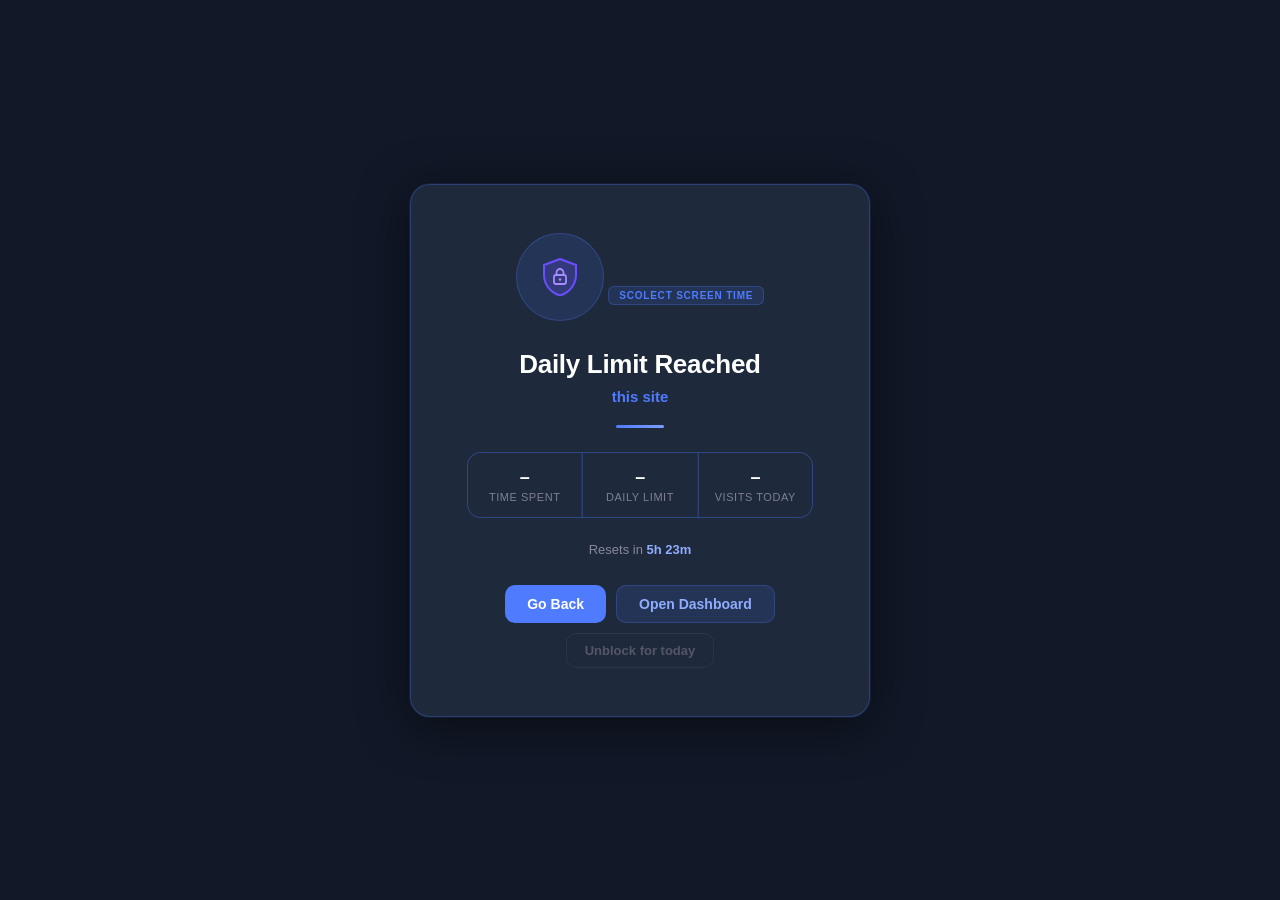
<file: web/blocked.html>
<!DOCTYPE html>
<html lang="en">
<head>
  <meta charset="UTF-8" />
  <meta name="viewport" content="width=device-width, initial-scale=1.0" />
  <title>Site Blocked – Scolect</title>
  <style>
    *, *::before, *::after { box-sizing: border-box; margin: 0; padding: 0; }

    :root {
      --bg: #111827;
      --card-bg: #1e293b;
      --accent: #4f7cff;
      --accent-grad: #7b9dff;
      --accent-alpha: rgba(79, 124, 255, 0.14);
      --accent-border: rgba(79, 124, 255, 0.28);
      --accent-text: #8fadff;
    }

    body[data-theme="purple_dream"] {
      --bg: #130a1e;
      --card-bg: #1d102e;
      --accent: #a855f7;
      --accent-grad: #ec4899;
      --accent-alpha: rgba(168, 85, 247, 0.15);
      --accent-border: rgba(168, 85, 247, 0.3);
      --accent-text: #c084fc;
    }
    body[data-theme="ocean_blue"] {
      --bg: #0b1528;
      --card-bg: #11203b;
      --accent: #38bdf8;
      --accent-grad: #818cf8;
      --accent-alpha: rgba(56, 189, 248, 0.15);
      --accent-border: rgba(56, 189, 248, 0.3);
      --accent-text: #7dd3fc;
    }
    body[data-theme="forest_green"] {
      --bg: #081a14;
      --card-bg: #0e2920;
      --accent: #34d399;
      --accent-grad: #a3e635;
      --accent-alpha: rgba(52, 211, 153, 0.15);
      --accent-border: rgba(52, 211, 153, 0.3);
      --accent-text: #6ee7b7;
    }
    body[data-theme="sunset_orange"] {
      --bg: #1c0e0b;
      --card-bg: #2b1712;
      --accent: #fb923c;
      --accent-grad: #f43f5e;
      --accent-alpha: rgba(251, 146, 60, 0.15);
      --accent-border: rgba(251, 146, 60, 0.3);
      --accent-text: #fdba74;
    }
    body[data-theme="monochrome"] {
      --bg: #121212;
      --card-bg: #1e1e1e;
      --accent: #94a3b8;
      --accent-grad: #cbd5e1;
      --accent-alpha: rgba(148, 163, 184, 0.15);
      --accent-border: rgba(148, 163, 184, 0.3);
      --accent-text: #cbd5e1;
    }

    body {
      min-height: 100vh;
      display: flex;
      align-items: center;
      justify-content: center;
      background: var(--bg);
      font-family: -apple-system, BlinkMacSystemFont, 'Segoe UI', Roboto, sans-serif;
      color: #e8e8f0;
      transition: background 0.3s ease;
    }

    .card {
      text-align: center;
      padding: 48px 56px;
      background: var(--card-bg);
      border-radius: 20px;
      border: 1px solid var(--accent-border);
      box-shadow: 0 8px 48px rgba(0, 0, 0, 0.5), 0 0 0 1px var(--accent-alpha);
      max-width: 460px;
      width: 90vw;
    }

    .icon-wrap {
      display: inline-flex;
      align-items: center;
      justify-content: center;
      width: 88px;
      height: 88px;
      border-radius: 50%;
      background: var(--accent-alpha);
      margin-bottom: 28px;
      border: 1px solid var(--accent-border);
    }

    .icon-wrap svg { width: 44px; height: 44px; }

    .badge {
      display: inline-block;
      font-size: 10px;
      font-weight: 700;
      letter-spacing: 0.08em;
      text-transform: uppercase;
      color: var(--accent);
      background: var(--accent-alpha);
      border: 1px solid var(--accent-border);
      border-radius: 6px;
      padding: 3px 10px;
      margin-bottom: 18px;
    }

    h1 {
      font-size: 26px;
      font-weight: 700;
      letter-spacing: -0.3px;
      color: #ffffff;
      margin-bottom: 8px;
    }

    .domain {
      font-size: 15px;
      font-weight: 600;
      color: var(--accent);
      margin-bottom: 20px;
      word-break: break-all;
    }

    .divider {
      width: 48px;
      height: 3px;
      background: linear-gradient(90deg, var(--accent), var(--accent-grad));
      border-radius: 2px;
      margin: 0 auto 24px;
    }

    /* Stats row */
    .stats {
      display: flex;
      gap: 1px;
      background: var(--accent-alpha);
      border: 1px solid var(--accent-border);
      border-radius: 14px;
      overflow: hidden;
      margin-bottom: 24px;
    }

    .stat {
      flex: 1;
      padding: 14px 12px;
      background: var(--card-bg);
    }

    .stat + .stat { border-left: 1px solid var(--accent-border); }

    .stat-value {
      font-size: 18px;
      font-weight: 700;
      color: #ffffff;
      letter-spacing: -0.3px;
      margin-bottom: 3px;
    }

    .stat-label {
      font-size: 11px;
      color: rgba(136, 136, 160, 0.9);
      font-weight: 500;
      text-transform: uppercase;
      letter-spacing: 0.05em;
    }

    /* Countdown */
    .reset-row {
      font-size: 13px;
      color: #8888a0;
      margin-bottom: 28px;
    }

    .reset-row strong {
      color: var(--accent-text);
      font-weight: 600;
    }

    /* Buttons */
    .btn-group {
      display: flex;
      gap: 10px;
      justify-content: center;
      flex-wrap: wrap;
    }

    button {
      padding: 10px 22px;
      border-radius: 10px;
      font-size: 14px;
      font-weight: 600;
      cursor: pointer;
      transition: opacity 0.15s, transform 0.1s;
      border: none;
    }

    button:active { transform: scale(0.97); }

    .btn-back {
      background: var(--accent);
      color: #ffffff;
    }

    .btn-back:hover { opacity: 0.88; }

    .btn-dashboard {
      background: var(--accent-alpha);
      color: var(--accent-text);
      border: 1px solid var(--accent-border);
    }

    .btn-dashboard:hover { opacity: 0.88; }

    .btn-dashboard:hover { background: rgba(107, 78, 255, 0.2); }

    .btn-unblock {
      background: transparent;
      color: #555568;
      border: 1px solid rgba(255,255,255,0.06);
      font-size: 13px;
      padding: 9px 18px;
    }

    .btn-unblock:hover { color: #8888a0; border-color: rgba(255,255,255,0.12); }

    /* Unblock confirmation panel */
    .unblock-panel {
      display: none;
      margin-top: 20px;
      padding: 20px;
      background: rgba(255, 80, 80, 0.06);
      border: 1px solid rgba(255, 80, 80, 0.18);
      border-radius: 12px;
      text-align: left;
    }

    .unblock-panel.visible { display: block; }

    .unblock-panel label {
      display: block;
      font-size: 13px;
      color: #8888a0;
      margin-bottom: 10px;
      line-height: 1.5;
    }

    .unblock-panel label strong { color: #e8e8f0; }

    .unblock-input-row {
      display: flex;
      gap: 8px;
    }

    .unblock-input {
      flex: 1;
      background: #0e0e14;
      border: 1px solid rgba(255,255,255,0.1);
      border-radius: 8px;
      color: #e8e8f0;
      font-size: 13px;
      padding: 9px 12px;
      outline: none;
      transition: border-color 0.15s;
    }

    .unblock-input:focus { border-color: rgba(107, 78, 255, 0.5); }
    .unblock-input.error { border-color: rgba(255, 80, 80, 0.6); animation: shake 0.3s; }

    @keyframes shake {
      0%, 100% { transform: translateX(0); }
      25%       { transform: translateX(-6px); }
      75%       { transform: translateX(6px); }
    }

    .btn-confirm-unblock {
      background: rgba(255, 80, 80, 0.15);
      color: #ff7070;
      border: 1px solid rgba(255, 80, 80, 0.25);
      border-radius: 8px;
      font-size: 13px;
      font-weight: 600;
      padding: 9px 16px;
      cursor: pointer;
      white-space: nowrap;
      transition: background 0.15s;
    }

    .btn-confirm-unblock:hover { background: rgba(255, 80, 80, 0.25); }
    .btn-confirm-unblock:disabled { opacity: 0.4; cursor: default; }
  </style>
</head>
<body>
  <div class="card">
    <div class="icon-wrap">
      <svg viewBox="0 0 44 44" fill="none" xmlns="http://www.w3.org/2000/svg">
        <path d="M22 4L6 10v10c0 9.375 6.8 18.15 16 20.25C31.2 38.15 38 29.375 38 20V10L22 4z"
              fill="rgba(107,78,255,0.22)" stroke="#6B4EFF" stroke-width="2" stroke-linejoin="round"/>
        <rect x="16" y="20" width="12" height="9" rx="2"
              fill="none" stroke="#a78bff" stroke-width="1.8"/>
        <path d="M18.5 20v-2.5a3.5 3.5 0 0 1 7 0V20"
              stroke="#a78bff" stroke-width="1.8" stroke-linecap="round"/>
        <circle cx="22" cy="24.5" r="1.3" fill="#a78bff"/>
      </svg>
    </div>

    <div class="badge">Scolect Screen Time</div>
    <h1>Daily Limit Reached</h1>
    <div class="domain" id="domain-label">this site</div>
    <div class="divider"></div>

    <!-- Usage stats -->
    <div class="stats">
      <div class="stat">
        <div class="stat-value" id="stat-spent">–</div>
        <div class="stat-label">Time spent</div>
      </div>
      <div class="stat">
        <div class="stat-value" id="stat-limit">–</div>
        <div class="stat-label">Daily limit</div>
      </div>
      <div class="stat">
        <div class="stat-value" id="stat-visits">–</div>
        <div class="stat-label">Visits today</div>
      </div>
    </div>

    <!-- Countdown to reset -->
    <div class="reset-row">
      Resets in <strong id="countdown">–</strong>
    </div>

    <div class="btn-group">
      <button class="btn-back" onclick="history.length > 1 ? history.back() : window.close()">Go Back</button>
      <button class="btn-dashboard" id="btn-dash">Open Dashboard</button>
      <button class="btn-unblock" id="btn-unblock-toggle">Unblock for today</button>
    </div>

    <!-- Unblock confirmation -->
    <div class="unblock-panel" id="unblock-panel">
      <label>Type <strong id="confirm-hint">the site name</strong> to unblock for the rest of today:</label>
      <div class="unblock-input-row">
        <input class="unblock-input" id="unblock-input" type="text" placeholder="" autocomplete="off" spellcheck="false" />
        <button class="btn-confirm-unblock" id="btn-confirm-unblock" disabled>Unblock</button>
      </div>
    </div>
  </div>

  <script src="blocked.js"></script>
</body>
</html>
</file>
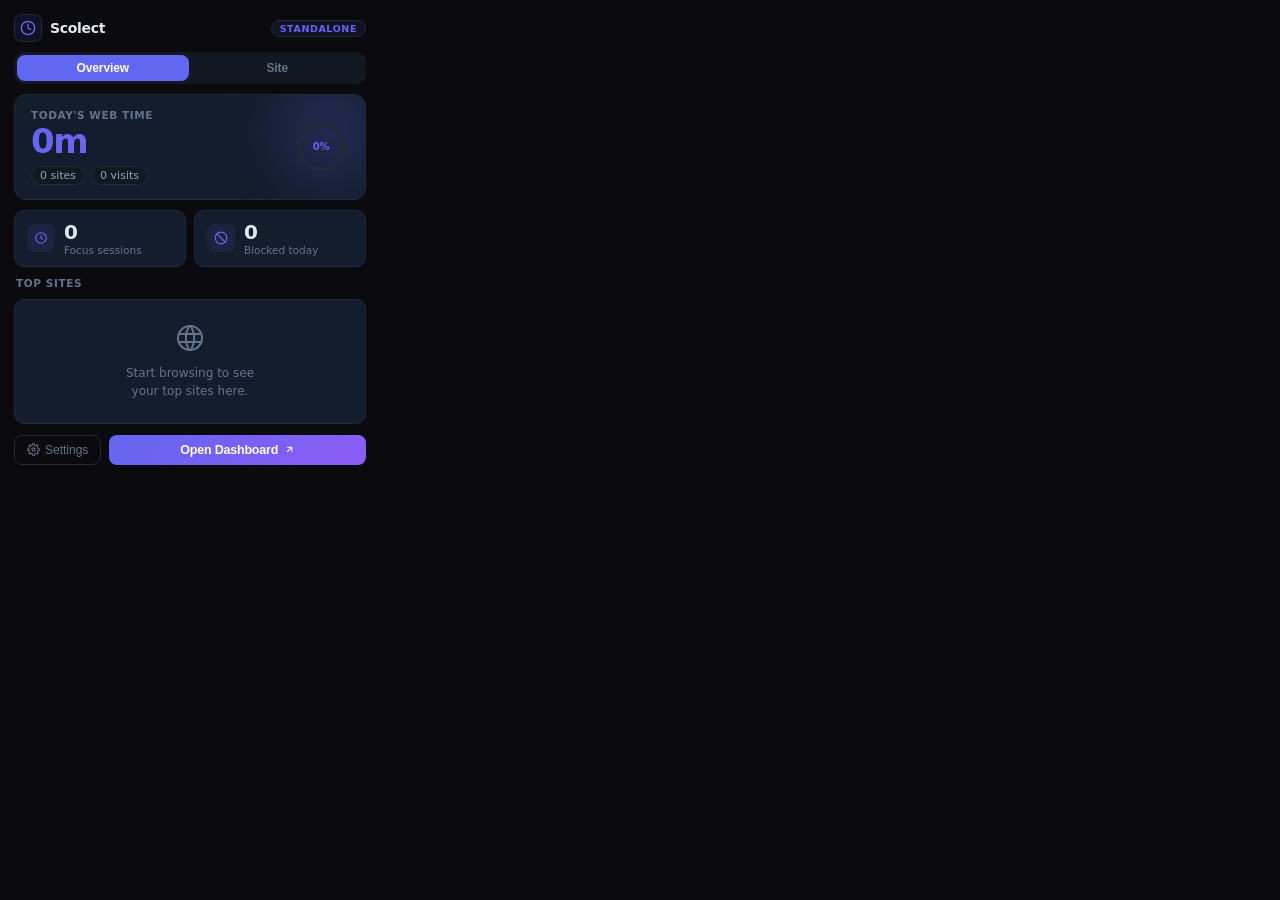
<file: web/popup.html>
<!DOCTYPE html>
<html lang="en">
<head>
  <meta charset="UTF-8">
  <meta name="viewport" content="width=device-width, initial-scale=1.0">
  <title>Scolect</title>
  <link rel="stylesheet" href="popup.css">
</head>
<body>
  <div class="popup">

    <!-- ── Header ───────────────────────────────────────────── -->
    <div class="header">
      <div class="logo-row">
        <div class="logo-icon">
          <svg width="16" height="16" viewBox="0 0 24 24" fill="none">
            <circle cx="12" cy="12" r="10" stroke="var(--accent)" stroke-width="2"/>
            <path d="M12 6v6l4 2" stroke="var(--accent)" stroke-width="2" stroke-linecap="round"/>
          </svg>
        </div>
        <span class="logo-text">Scolect</span>
        <div id="modeChip" class="mode-chip">Standalone</div>
      </div>

      <!-- Active tracking bar — only shown when a domain is being tracked -->
      <div class="active-row" id="activeRow" style="display:none">
        <span class="pulse-dot"></span>
        <span class="active-label" id="activeLabel">Tracking…</span>
        <span class="active-duration" id="activeDuration"></span>
      </div>
    </div>

    <!-- ── Tab bar ───────────────────────────────────────────── -->
    <div class="tab-bar">
      <button class="tab-btn active" id="tabOverview">Overview</button>
      <button class="tab-btn" id="tabSite">Site</button>
      <!-- <button class="tab-btn" id="tabFocus">Focus</button> -->
    </div>

    <!-- ── Overview panel ───────────────────────────────────── -->
    <div id="panelOverview" class="tab-panel">

      <!-- ── Hero stat ──────────────────────────────────────────── -->
      <div class="today-card">
        <div class="today-card-inner">
          <div class="today-left">
            <div class="today-meta">Today's Web Time</div>
            <div class="today-time" id="todayTime">—</div>
            <div class="today-chips">
              <span class="stat-chip" id="chipSites">0 sites</span>
              <span class="stat-chip" id="chipVisits">0 visits</span>
            </div>
          </div>
          <div class="today-ring-wrap" aria-hidden="true">
            <svg class="today-ring" width="56" height="56" viewBox="0 0 56 56">
              <circle class="ring-track" cx="28" cy="28" r="22" fill="none" stroke-width="4"/>
              <circle class="ring-fill" id="ringFill" cx="28" cy="28" r="22" fill="none" stroke-width="4"
                stroke-dasharray="138.2" stroke-dashoffset="138.2"
                stroke-linecap="round" transform="rotate(-90 28 28)"/>
            </svg>
            <span class="ring-label" id="ringLabel">0%</span>
          </div>
        </div>
      </div>

      <!-- ── Mini info cards: focus + blocked ──────────────────── -->
      <div class="mini-cards">
        <div class="mini-card">
          <div class="mini-card-icon">
            <svg width="14" height="14" viewBox="0 0 24 24" fill="none" stroke="var(--accent)" stroke-width="2" stroke-linecap="round">
              <circle cx="12" cy="12" r="9"/>
              <path d="M12 8v4l2.5 2.5"/>
            </svg>
          </div>
          <div class="mini-card-body">
            <div class="mini-card-value" id="focusCount">0</div>
            <div class="mini-card-label">Focus sessions</div>
          </div>
        </div>
        <div class="mini-card">
          <div class="mini-card-icon">
            <svg width="14" height="14" viewBox="0 0 24 24" fill="none" stroke="var(--accent)" stroke-width="2" stroke-linecap="round" stroke-linejoin="round">
              <circle cx="12" cy="12" r="10"/>
              <line x1="4.93" y1="4.93" x2="19.07" y2="19.07"/>
            </svg>
          </div>
          <div class="mini-card-body">
            <div class="mini-card-value" id="blockedCount">0</div>
            <div class="mini-card-label">Blocked today</div>
          </div>
        </div>
      </div>

      <!-- ── Top sites ──────────────────────────────────────────── -->
      <div class="section-header">
        <span class="section-label">Top Sites</span>
        <span class="section-hint" id="sectionHint"></span>
      </div>
      <div class="sites-list" id="sitesList">
        <div class="empty-state">
          <svg width="32" height="32" viewBox="0 0 24 24" fill="none" stroke="var(--text-muted)" stroke-width="1.5" stroke-linecap="round">
            <path d="M3 12a9 9 0 1 0 18 0 9 9 0 0 0-18 0"/>
            <path d="M3.6 9h16.8M3.6 15h16.8"/>
            <path d="M11.5 3a17 17 0 0 0 0 18"/>
            <path d="M12.5 3a17 17 0 0 1 0 18"/>
          </svg>
          <p>Start browsing to see<br>your top sites here.</p>
        </div>
      </div>

      <!-- ── Browser Identity & Sync status (hybrid / tracker-only) ── -->
      <div class="browser-card" id="browserIdentityCard" style="display:none">
        <div class="browser-card-header">
          <div class="browser-card-profile">
            <span class="browser-icon" id="browserProfileIcon">🌐</span>
            <div class="browser-profile-details">
              <div class="browser-name-display" id="browserNameDisplay">
                <span class="browser-profile-name" id="browserProfileName">Browser</span>
                <button class="browser-rename-btn" id="browserRenameBtn" title="Rename this profile">
                  <svg width="10" height="10" viewBox="0 0 24 24" fill="none" stroke="currentColor" stroke-width="2.5" stroke-linecap="round">
                    <path d="M12 20h9"/><path d="M16.5 3.5a2.121 2.121 0 0 1 3 3L7 19l-4 1 1-4L16.5 3.5z"/>
                  </svg>
                </button>
              </div>
              <div class="browser-name-edit" id="browserNameEdit" style="display:none">
                <input type="text" class="browser-name-input" id="browserNameInput" placeholder="e.g. Work Profile" maxlength="25">
                <button class="browser-btn-save" id="browserNameSave" title="Save name">✓</button>
                <button class="browser-btn-cancel" id="browserNameCancel" title="Cancel">✕</button>
              </div>
            </div>
          </div>
          <div class="sync-dot" id="syncDot"></div>
        </div>
        <div class="browser-card-footer">
          <span class="sync-label" id="syncLabel">Connecting to desktop…</span>
          <span class="sync-time" id="syncTime"></span>
        </div>
      </div>

    </div><!-- /panelOverview -->

    <!-- ── Site panel ────────────────────────────────────────── -->
    <div id="panelSite" class="tab-panel" style="display:none">
      <!-- Filled dynamically by renderSiteTab() -->
    </div>

    <!-- ── Focus panel ───────────────────────────────────────── -->
    <!-- <div id="panelFocus" class="tab-panel" style="display:none">
      Filled dynamically by renderFocusTab()
    </div> -->

    <!-- ── Footer actions ─────────────────────────────────────── -->
    <div class="footer">
      <button class="btn-ghost" id="settingsBtn" title="Settings">
        <svg width="13" height="13" viewBox="0 0 24 24" fill="none" stroke="currentColor" stroke-width="2">
          <circle cx="12" cy="12" r="3"/>
          <path d="M19.4 15a1.65 1.65 0 00.33 1.82l.06.06a2 2 0 010 2.83 2 2 0 01-2.83 0l-.06-.06a1.65 1.65 0 00-1.82-.33 1.65 1.65 0 00-1 1.51V21a2 2 0 01-4 0v-.09A1.65 1.65 0 009 19.4a1.65 1.65 0 00-1.82.33l-.06.06a2 2 0 01-2.83-2.83l.06-.06A1.65 1.65 0 004.68 15a1.65 1.65 0 00-1.51-1H3a2 2 0 010-4h.09A1.65 1.65 0 004.6 9a1.65 1.65 0 00-.33-1.82l-.06-.06a2 2 0 012.83-2.83l.06.06A1.65 1.65 0 009 4.68a1.65 1.65 0 001-1.51V3a2 2 0 014 0v.09a1.65 1.65 0 001 1.51 1.65 1.65 0 001.82-.33l.06-.06a2 2 0 012.83 2.83l-.06.06A1.65 1.65 0 0019.4 9a1.65 1.65 0 001.51 1H21a2 2 0 010 4h-.09a1.65 1.65 0 00-1.51 1z"/>
        </svg>
        Settings
      </button>
      <button class="btn-primary" id="openDashBtn">
        Open Dashboard
        <svg width="11" height="11" viewBox="0 0 24 24" fill="none" stroke="currentColor" stroke-width="2.5">
          <path d="M7 17L17 7M17 7H7M17 7v10"/>
        </svg>
      </button>
    </div>

  </div>
  <script src="popup.js"></script>
</body>
</html>
</file>
<file: web/popup.css>
/* ─── Reset ─────────────────────────────────────────────────────────────────── */
*, *::before, *::after { box-sizing: border-box; margin: 0; padding: 0; }

/* ─── Design tokens — default (indigo) ─────────────────────────────────────── */
:root {
  --accent:          #6366f1;
  --accent2:         #8b5cf6;
  --bg:              #0a0a0f;
  --surface:         #141d2d;
  --surface2:        #121822;
  --border:          rgba(31, 42, 59, 1);
  --text-primary:    #e2e8f0;
  --text-secondary:  #94a3b8;
  --text-muted:      #64748b;

  /* derived helpers */
  --accent-glow:     rgba(99, 102, 241, 0.18);
  --accent-subtle:   rgba(99, 102, 241, 0.10);
  --surface-hover:   rgba(255, 255, 255, 0.04);
  --surface-divider: rgba(255, 255, 255, 0.05);
}

/* ─── Per-theme overrides (fallback when no scolect_theme_colors object) ────── */
body[data-theme="purple_dream"] {
  --accent:          #a855f7;
  --accent2:         #ec4899;
  --bg:              #130a1e;
  --surface:         #1f1030;
  --surface2:        #180d28;
  --border:          rgba(60, 30, 80, 1);
  --text-primary:    #f3e8ff;
  --text-secondary:  #d8b4fe;
  --text-muted:      rgba(216, 180, 254, 0.6);
  --accent-glow:     rgba(168, 85, 247, 0.18);
  --accent-subtle:   rgba(168, 85, 247, 0.10);
}
body[data-theme="ocean_blue"] {
  --accent:          #38bdf8;
  --accent2:         #818cf8;
  --bg:              #0b1528;
  --surface:         #0f2040;
  --surface2:        #0d1a35;
  --border:          rgba(20, 45, 80, 1);
  --text-primary:    #e0f2fe;
  --text-secondary:  #7dd3fc;
  --text-muted:      rgba(125, 211, 252, 0.6);
  --accent-glow:     rgba(56, 189, 248, 0.18);
  --accent-subtle:   rgba(56, 189, 248, 0.10);
}
body[data-theme="forest_green"] {
  --accent:          #34d399;
  --accent2:         #a3e635;
  --bg:              #081a14;
  --surface:         #0d2a1e;
  --surface2:        #0a2018;
  --border:          rgba(20, 55, 35, 1);
  --text-primary:    #d1fae5;
  --text-secondary:  #6ee7b7;
  --text-muted:      rgba(110, 231, 183, 0.6);
  --accent-glow:     rgba(52, 211, 153, 0.18);
  --accent-subtle:   rgba(52, 211, 153, 0.10);
}
body[data-theme="sunset_orange"] {
  --accent:          #fb923c;
  --accent2:         #f43f5e;
  --bg:              #1c0e0b;
  --surface:         #2a1510;
  --surface2:        #231008;
  --border:          rgba(60, 30, 15, 1);
  --text-primary:    #fed7aa;
  --text-secondary:  #fb923c;
  --text-muted:      rgba(251, 146, 60, 0.6);
  --accent-glow:     rgba(251, 146, 60, 0.18);
  --accent-subtle:   rgba(251, 146, 60, 0.10);
}
body[data-theme="monochrome"] {
  --accent:          #94a3b8;
  --accent2:         #cbd5e1;
  --bg:              #121212;
  --surface:         #1e1e1e;
  --surface2:        #191919;
  --border:          rgba(40, 40, 40, 1);
  --text-primary:    #fafafa;
  --text-secondary:  #a3a3a3;
  --text-muted:      rgba(163, 163, 163, 0.6);
  --accent-glow:     rgba(148, 163, 184, 0.18);
  --accent-subtle:   rgba(148, 163, 184, 0.10);
}

/* ─── Base ───────────────────────────────────────────────────────────────────── */
html {
  width: 380px;
  min-width: 380px;
  max-width: 380px;
  margin: 0;
  padding: 0;
  background: var(--bg);
  box-sizing: border-box;
  overflow-x: hidden;
}

body {
  width: 380px;
  min-width: 380px;
  max-width: 380px;
  margin: 0;
  padding: 0;
  min-height: 100px;
  background: var(--bg);
  font-family: -apple-system, 'Segoe UI', Inter, system-ui, sans-serif;
  color: var(--text-primary);
  overflow-x: hidden;
  -webkit-font-smoothing: antialiased;
  transition: background 0.25s ease;
  box-sizing: border-box;
}

.popup {
  width: 380px;
  max-width: 380px;
  box-sizing: border-box;
  padding: 14px 14px 12px;
  display: flex;
  flex-direction: column;
  gap: 10px;
  overflow-x: hidden;
}

/* ─── Header ────────────────────────────────────────────────────────────────── */
.header {
  display: flex;
  flex-direction: column;
  gap: 6px;
}

.logo-row {
  display: flex;
  align-items: center;
  gap: 8px;
}

.logo-icon {
  width: 28px;
  height: 28px;
  background: var(--accent-subtle);
  border: 1px solid var(--border);
  border-radius: 8px;
  display: flex;
  align-items: center;
  justify-content: center;
  flex-shrink: 0;
}

.logo-text {
  font-size: 14px;
  font-weight: 700;
  color: var(--text-primary);
  letter-spacing: -0.3px;
  flex: 1;
}

.mode-chip {
  font-size: 9.5px;
  font-weight: 600;
  padding: 2px 8px;
  border-radius: 20px;
  background: var(--accent-subtle);
  color: var(--accent);
  border: 1px solid var(--border);
  text-transform: uppercase;
  letter-spacing: 0.6px;
  white-space: nowrap;
}
.mode-chip.hybrid  { color: var(--accent2); background: rgba(139, 92, 246, 0.10); }
.mode-chip.tracker { color: #34d399;        background: rgba(52, 211, 153, 0.10); }

/* ─── Active tracking bar ───────────────────────────────────────────────────── */
.active-row {
  display: flex;
  align-items: center;
  gap: 7px;
  padding: 5px 10px;
  background: rgba(16, 185, 129, 0.07);
  border: 1px solid rgba(16, 185, 129, 0.18);
  border-radius: 8px;
}

.pulse-dot {
  width: 6px;
  height: 6px;
  border-radius: 50%;
  background: #10b981;
  flex-shrink: 0;
  animation: pulse 2s ease-in-out infinite;
}

@keyframes pulse {
  0%, 100% { opacity: 1;   transform: scale(1);   }
  50%       { opacity: 0.4; transform: scale(0.75); }
}

.active-label {
  font-size: 11.5px;
  color: #6ee7b7;
  font-weight: 500;
  flex: 1;
  white-space: nowrap;
  overflow: hidden;
  text-overflow: ellipsis;
}

.active-duration {
  font-size: 11px;
  color: #34d399;
  font-weight: 600;
  white-space: nowrap;
  flex-shrink: 0;
}

/* ─── Hero / Today card ──────────────────────────────────────────────────────── */
.today-card {
  background: var(--surface);
  border: 1px solid var(--border);
  border-radius: 12px;
  padding: 14px 16px;
  position: relative;
  overflow: hidden;
}

.today-card::after {
  content: '';
  position: absolute;
  top: -20px;
  right: -20px;
  width: 110px;
  height: 110px;
  border-radius: 50%;
  background: var(--accent-glow);
  pointer-events: none;
  filter: blur(28px);
}

.today-card-inner {
  display: flex;
  align-items: center;
  gap: 12px;
  position: relative;
  z-index: 1;
}

.today-left {
  flex: 1;
  min-width: 0;
}

.today-meta {
  font-size: 10.5px;
  color: var(--text-muted);
  font-weight: 600;
  text-transform: uppercase;
  letter-spacing: 0.55px;
  margin-bottom: 3px;
}

.today-time {
  font-size: 34px;
  font-weight: 800;
  background: linear-gradient(130deg, var(--accent), var(--accent2));
  -webkit-background-clip: text;
  -webkit-text-fill-color: transparent;
  background-clip: text;
  letter-spacing: -1.5px;
  line-height: 1.05;
  margin-bottom: 6px;
}

.today-chips {
  display: flex;
  gap: 6px;
  flex-wrap: wrap;
}

.stat-chip {
  font-size: 11px;
  font-weight: 500;
  color: var(--text-secondary);
  background: var(--surface2);
  border: 1px solid var(--border);
  border-radius: 20px;
  padding: 2px 8px;
  white-space: nowrap;
}

/* Donut ring */
.today-ring-wrap {
  position: relative;
  width: 56px;
  height: 56px;
  flex-shrink: 0;
  display: flex;
  align-items: center;
  justify-content: center;
}

.today-ring { display: block; }

.ring-track { stroke: var(--border); }

.ring-fill {
  stroke: var(--accent);
  transition: stroke-dashoffset 0.6s cubic-bezier(.4,0,.2,1);
  filter: drop-shadow(0 0 3px var(--accent-glow));
}

.ring-label {
  position: absolute;
  font-size: 10px;
  font-weight: 700;
  color: var(--accent);
  letter-spacing: -0.3px;
  pointer-events: none;
  user-select: none;
}

/* ─── Mini info cards ────────────────────────────────────────────────────────── */
.mini-cards {
  display: flex;
  gap: 8px;
}

.mini-card {
  flex: 1;
  background: var(--surface);
  border: 1px solid var(--border);
  border-radius: 10px;
  padding: 10px 12px;
  display: flex;
  align-items: center;
  gap: 9px;
  min-width: 0;
}

.mini-card-icon {
  width: 28px;
  height: 28px;
  background: var(--accent-subtle);
  border-radius: 8px;
  display: flex;
  align-items: center;
  justify-content: center;
  flex-shrink: 0;
}

.mini-card-body { min-width: 0; }

.mini-card-value {
  font-size: 20px;
  font-weight: 800;
  color: var(--text-primary);
  letter-spacing: -0.5px;
  line-height: 1.1;
}

.mini-card-label {
  font-size: 10.5px;
  color: var(--text-muted);
  font-weight: 500;
  margin-top: 1px;
  white-space: nowrap;
  overflow: hidden;
  text-overflow: ellipsis;
}

/* ─── Section header ─────────────────────────────────────────────────────────── */
.section-header {
  display: flex;
  align-items: center;
  gap: 6px;
  padding: 0 2px;
}

.section-label {
  font-size: 10.5px;
  font-weight: 700;
  color: var(--text-muted);
  text-transform: uppercase;
  letter-spacing: 0.6px;
  flex: 1;
}

.section-hint {
  font-size: 10px;
  color: var(--text-muted);
}

/* ─── Sites list ─────────────────────────────────────────────────────────────── */
.sites-list {
  display: flex;
  flex-direction: column;
  background: var(--surface);
  border: 1px solid var(--border);
  border-radius: 10px;
  overflow: hidden;
}

.site-row {
  display: flex;
  align-items: center;
  gap: 9px;
  padding: 9px 12px 0;
  position: relative;
  transition: background 0.12s;
}

.site-row:last-child { padding-bottom: 9px; }

.site-row:not(:last-child) {
  border-bottom: 1px solid var(--surface-divider);
}

.site-row:hover { background: var(--surface-hover); }

.site-bar-bg {
  position: absolute;
  left: 0; top: 0; bottom: 0;
  background: var(--accent);
  opacity: 0.06;
  pointer-events: none;
  transition: width 0.45s ease;
}

.site-rank {
  font-size: 10px;
  color: var(--text-muted);
  font-weight: 700;
  width: 12px;
  text-align: center;
  flex-shrink: 0;
  position: relative;
}

.site-favicon {
  width: 20px;
  height: 20px;
  border-radius: 5px;
  background: var(--accent-subtle);
  display: flex;
  align-items: center;
  justify-content: center;
  flex-shrink: 0;
  font-size: 10px;
  font-weight: 700;
  color: var(--accent);
  position: relative;
}

.site-info {
  flex: 1;
  min-width: 0;
  position: relative;
  padding-bottom: 9px;
}

.site-domain {
  font-size: 12.5px;
  font-weight: 500;
  color: var(--text-primary);
  overflow: hidden;
  text-overflow: ellipsis;
  white-space: nowrap;
  line-height: 1.3;
}

.limit-bar-wrap {
  display: flex;
  align-items: center;
  gap: 5px;
  margin-top: 4px;
}

.limit-bar-track {
  flex: 1;
  height: 3px;
  background: var(--surface2);
  border-radius: 99px;
  overflow: hidden;
}

.limit-bar-fill {
  height: 100%;
  border-radius: 99px;
  transition: width 0.5s cubic-bezier(.4,0,.2,1);
}

.limit-bar-fill.ok     { background: #10b981; }
.limit-bar-fill.warn   { background: #f59e0b; }
.limit-bar-fill.danger { background: #ef4444; }

.limit-bar-label {
  font-size: 9.5px;
  color: var(--text-muted);
  white-space: nowrap;
  flex-shrink: 0;
  font-weight: 500;
  min-width: 52px;
  text-align: right;
}

.site-time-col {
  display: flex;
  flex-direction: column;
  align-items: flex-end;
  gap: 2px;
  flex-shrink: 0;
  position: relative;
  padding-bottom: 9px;
}

.site-time {
  font-size: 12px;
  font-weight: 700;
  color: var(--accent);
  white-space: nowrap;
}

.site-visits {
  font-size: 10px;
  color: var(--text-muted);
  white-space: nowrap;
}

/* ─── Empty state ────────────────────────────────────────────────────────────── */
.empty-state {
  padding: 22px 16px;
  text-align: center;
  display: flex;
  flex-direction: column;
  align-items: center;
  gap: 10px;
}

.empty-state p {
  font-size: 12px;
  line-height: 1.55;
  color: var(--text-muted);
}

/* ─── Browser Identity & Sync card ─────────────────────────────────────────── */
.browser-card {
  display: flex;
  flex-direction: column;
  gap: 6px;
  padding: 8px 10px;
  border-radius: 9px;
  background: var(--surface);
  border: 1px solid var(--border);
  margin-top: 6px;
}

.browser-card-header {
  display: flex;
  align-items: center;
  justify-content: space-between;
  gap: 8px;
}

.browser-card-profile {
  display: flex;
  align-items: center;
  gap: 8px;
  min-width: 0;
  flex: 1;
}

.browser-icon {
  font-size: 14px;
  line-height: 1;
  flex-shrink: 0;
}

.browser-profile-details {
  min-width: 0;
  flex: 1;
}

.browser-name-display {
  display: flex;
  align-items: center;
  gap: 5px;
  min-width: 0;
}

.browser-profile-name {
  font-size: 12px;
  font-weight: 600;
  color: var(--text-primary);
  white-space: nowrap;
  overflow: hidden;
  text-overflow: ellipsis;
  max-width: 220px;
}

.browser-rename-btn {
  background: none;
  border: none;
  color: var(--text-muted);
  cursor: pointer;
  padding: 2px 4px;
  border-radius: 4px;
  display: flex;
  align-items: center;
  justify-content: center;
  transition: color 0.15s, background 0.15s;
  flex-shrink: 0;
}
.browser-rename-btn:hover {
  color: var(--accent);
  background: var(--accent-subtle);
}

.browser-name-edit {
  display: flex;
  align-items: center;
  gap: 4px;
  width: 100%;
}

.browser-name-input {
  flex: 1;
  min-width: 0;
  background: var(--surface2);
  border: 1px solid var(--accent);
  border-radius: 5px;
  color: var(--text-primary);
  font-size: 11.5px;
  padding: 3px 6px;
  outline: none;
}

.browser-btn-save, .browser-btn-cancel {
  border: none;
  border-radius: 4px;
  font-size: 11px;
  font-weight: 600;
  padding: 3px 6px;
  cursor: pointer;
  flex-shrink: 0;
}
.browser-btn-save {
  background: var(--accent);
  color: #ffffff;
}
.browser-btn-cancel {
  background: var(--surface2);
  color: var(--text-muted);
}
.browser-btn-cancel:hover {
  color: var(--text-primary);
}

.browser-card-footer {
  display: flex;
  align-items: center;
  justify-content: space-between;
  padding-top: 4px;
  border-top: 1px solid var(--surface-divider);
}

.sync-dot {
  width: 6px;
  height: 6px;
  border-radius: 50%;
  flex-shrink: 0;
}
.sync-dot.connected    { background: #10b981; box-shadow: 0 0 6px rgba(16, 185, 129, 0.4); }
.sync-dot.disconnected { background: #ef4444; }
.sync-dot.unknown      { background: var(--text-muted); }

.sync-label {
  font-size: 10.5px;
  color: var(--text-muted);
  flex: 1;
}

.sync-time {
  font-size: 10px;
  color: var(--text-muted);
  white-space: nowrap;
}

/* ─── Tab bar ────────────────────────────────────────────────────────────────── */
.tab-bar {
  display: flex;
  gap: 3px;
  background: var(--surface2);
  border-radius: 10px;
  padding: 3px;
}

.tab-btn {
  flex: 1;
  background: none;
  border: none;
  border-radius: 8px;
  color: var(--text-muted);
  font-size: 12px;
  font-weight: 600;
  padding: 6px 0;
  cursor: pointer;
  transition: background 0.18s, color 0.18s;
  letter-spacing: -0.1px;
}

.tab-btn:hover:not(.active) {
  color: var(--text-secondary);
  background: var(--surface-hover);
}

.tab-btn.active {
  background: var(--accent);
  color: #fff;
}

/* ─── Tab panels ─────────────────────────────────────────────────────────────── */
.tab-panel {
  display: flex;
  flex-direction: column;
  gap: 10px;
  overflow-y: auto;
  max-height: 520px;
}

/* ─── Site hero card ─────────────────────────────────────────────────────────── */
.site-hero {
  background: var(--surface);
  border: 1px solid var(--border);
  border-radius: 12px;
  padding: 16px;
  position: relative;
  overflow: hidden;
}

.site-hero::after {
  content: '';
  position: absolute;
  top: -20px;
  right: -20px;
  width: 110px;
  height: 110px;
  border-radius: 50%;
  background: var(--accent-glow);
  pointer-events: none;
  filter: blur(28px);
}

.site-hero-favicon {
  width: 36px;
  height: 36px;
  border-radius: 9px;
  background: var(--accent-subtle);
  display: flex;
  align-items: center;
  justify-content: center;
  font-size: 16px;
  font-weight: 800;
  color: var(--accent);
  margin-bottom: 10px;
  position: relative;
  z-index: 1;
}

.site-hero-name {
  font-size: 11px;
  color: var(--text-muted);
  font-weight: 600;
  text-transform: uppercase;
  letter-spacing: 0.55px;
  margin-bottom: 2px;
  position: relative;
  z-index: 1;
  overflow: hidden;
  text-overflow: ellipsis;
  white-space: nowrap;
}

.site-hero-domain {
  font-size: 18px;
  font-weight: 700;
  color: var(--text-primary);
  letter-spacing: -0.5px;
  margin-bottom: 6px;
  position: relative;
  z-index: 1;
  overflow: hidden;
  text-overflow: ellipsis;
  white-space: nowrap;
}

.site-hero-time {
  font-size: 36px;
  font-weight: 800;
  background: linear-gradient(130deg, var(--accent), var(--accent2));
  -webkit-background-clip: text;
  -webkit-text-fill-color: transparent;
  background-clip: text;
  letter-spacing: -1.5px;
  line-height: 1.05;
  margin-bottom: 10px;
  position: relative;
  z-index: 1;
}

.site-hero-chips {
  display: flex;
  align-items: center;
  gap: 6px;
  flex-wrap: wrap;
  position: relative;
  z-index: 1;
}

.site-badge {
  font-size: 10.5px;
  font-weight: 600;
  padding: 2px 9px;
  border-radius: 20px;
  white-space: nowrap;
}

.site-badge.productive {
  background: rgba(16, 185, 129, 0.12);
  color: #34d399;
  border: 1px solid rgba(16, 185, 129, 0.25);
}

.site-badge.non-productive {
  background: rgba(239, 68, 68, 0.12);
  color: #f87171;
  border: 1px solid rgba(239, 68, 68, 0.25);
}

.site-hero-limit {
  margin-top: 10px;
  position: relative;
  z-index: 1;
}

/* ─── Weekly bar chart ───────────────────────────────────────────────────────── */
.week-chart-card {
  background: var(--surface);
  border: 1px solid var(--border);
  border-radius: 12px;
  padding: 14px 16px;
}

.week-chart-title {
  font-size: 10.5px;
  font-weight: 700;
  color: var(--text-muted);
  text-transform: uppercase;
  letter-spacing: 0.6px;
  margin-bottom: 12px;
}

.week-chart {
  display: flex;
  flex-direction: column;
  gap: 7px;
}

.week-row {
  display: flex;
  align-items: center;
  gap: 8px;
}

.week-day {
  font-size: 10.5px;
  font-weight: 600;
  color: var(--text-muted);
  width: 26px;
  flex-shrink: 0;
  text-align: right;
}

.week-day.today {
  color: var(--accent);
}

.week-bar-track {
  flex: 1;
  height: 6px;
  background: var(--surface2);
  border-radius: 3px;
  overflow: hidden;
}

.week-bar-fill {
  height: 100%;
  border-radius: 3px;
  transition: width 0.45s cubic-bezier(.4,0,.2,1);
}

.week-bar-fill.today {
  background: var(--accent);
}

.week-bar-fill.other {
  background: var(--text-muted);
  opacity: 0.5;
}

.week-time {
  font-size: 10px;
  font-weight: 600;
  color: var(--text-muted);
  width: 38px;
  flex-shrink: 0;
  text-align: right;
  white-space: nowrap;
}

.week-time.today {
  color: var(--accent);
}

/* ─── Site tab empty state ───────────────────────────────────────────────────── */
.site-empty {
  display: flex;
  flex-direction: column;
  align-items: center;
  justify-content: center;
  gap: 10px;
  padding: 36px 16px;
  text-align: center;
}

.site-empty-favicon {
  width: 48px;
  height: 48px;
  border-radius: 12px;
  background: var(--surface);
  border: 1px solid var(--border);
  display: flex;
  align-items: center;
  justify-content: center;
  font-size: 22px;
  font-weight: 800;
  color: var(--text-muted);
}

.site-empty-title {
  font-size: 13px;
  font-weight: 700;
  color: var(--text-secondary);
  margin-top: 2px;
}

.site-empty-sub {
  font-size: 11.5px;
  color: var(--text-muted);
  line-height: 1.55;
}

/* ─── Focus tab ──────────────────────────────────────────────────────────────── */

/* Live session card — shown when focus is active */
.focus-live-card {
  background: var(--surface);
  border: 1px solid var(--accent);
  border-radius: 12px;
  padding: 14px 16px;
  position: relative;
  overflow: hidden;
}

.focus-live-card::after {
  content: '';
  position: absolute;
  top: -24px; right: -24px;
  width: 100px; height: 100px;
  border-radius: 50%;
  background: var(--accent-glow);
  pointer-events: none;
  filter: blur(24px);
}

.focus-live-top {
  display: flex;
  align-items: center;
  gap: 8px;
  margin-bottom: 10px;
  position: relative;
  z-index: 1;
}

.focus-live-dot {
  width: 7px; height: 7px;
  border-radius: 50%;
  background: var(--accent);
  flex-shrink: 0;
  animation: pulse 2s ease-in-out infinite;
}

.focus-live-label {
  font-size: 11px;
  font-weight: 700;
  color: var(--accent);
  text-transform: uppercase;
  letter-spacing: 0.6px;
  flex: 1;
}

.focus-live-timer {
  font-size: 38px;
  font-weight: 800;
  background: linear-gradient(130deg, var(--accent), var(--accent2));
  -webkit-background-clip: text;
  -webkit-text-fill-color: transparent;
  background-clip: text;
  letter-spacing: -2px;
  line-height: 1;
  position: relative;
  z-index: 1;
  margin-bottom: 4px;
}

.focus-live-sub {
  font-size: 11px;
  color: var(--text-muted);
  position: relative;
  z-index: 1;
}

/* No-session card */
.focus-idle-card {
  background: var(--surface);
  border: 1px solid var(--border);
  border-radius: 12px;
  padding: 18px 16px;
  display: flex;
  flex-direction: column;
  align-items: center;
  gap: 8px;
  text-align: center;
}

.focus-idle-icon {
  width: 40px; height: 40px;
  border-radius: 10px;
  background: var(--accent-subtle);
  display: flex;
  align-items: center;
  justify-content: center;
  margin-bottom: 2px;
}

.focus-idle-title {
  font-size: 13px;
  font-weight: 700;
  color: var(--text-secondary);
}

.focus-idle-sub {
  font-size: 11.5px;
  color: var(--text-muted);
  line-height: 1.5;
}

/* Today stats row */
.focus-stats-row {
  display: flex;
  gap: 8px;
}

.focus-stat-card {
  flex: 1;
  background: var(--surface);
  border: 1px solid var(--border);
  border-radius: 10px;
  padding: 10px 12px;
  display: flex;
  flex-direction: column;
  gap: 3px;
}

.focus-stat-value {
  font-size: 22px;
  font-weight: 800;
  color: var(--text-primary);
  letter-spacing: -0.5px;
  line-height: 1.1;
}

.focus-stat-label {
  font-size: 10.5px;
  color: var(--text-muted);
  font-weight: 500;
}

/* Session history list */
.focus-history-header {
  font-size: 10.5px;
  font-weight: 700;
  color: var(--text-muted);
  text-transform: uppercase;
  letter-spacing: 0.6px;
  padding: 0 2px;
}

.focus-session-list {
  background: var(--surface);
  border: 1px solid var(--border);
  border-radius: 10px;
  overflow: hidden;
}

.focus-session-row {
  display: flex;
  align-items: center;
  gap: 10px;
  padding: 9px 12px;
  border-bottom: 1px solid var(--surface-divider);
}

.focus-session-row:last-child { border-bottom: none; }

.focus-session-dot {
  width: 6px; height: 6px;
  border-radius: 50%;
  flex-shrink: 0;
}
.focus-session-dot.completed { background: #10b981; }
.focus-session-dot.incomplete { background: var(--text-muted); }

.focus-session-info { flex: 1; min-width: 0; }

.focus-session-type {
  font-size: 12px;
  font-weight: 600;
  color: var(--text-primary);
}

.focus-session-time {
  font-size: 10.5px;
  color: var(--text-muted);
  margin-top: 1px;
}

.focus-session-dur {
  font-size: 12px;
  font-weight: 700;
  color: var(--accent);
  white-space: nowrap;
  flex-shrink: 0;
}

/* Desktop-only notice (shown in standalone mode) */
.focus-desktop-notice {
  background: var(--surface);
  border: 1px solid var(--border);
  border-radius: 10px;
  padding: 12px 14px;
  display: flex;
  align-items: flex-start;
  gap: 10px;
}

.focus-desktop-notice-icon {
  color: var(--text-muted);
  flex-shrink: 0;
  margin-top: 1px;
}

.focus-desktop-notice p {
  font-size: 11.5px;
  color: var(--text-muted);
  line-height: 1.5;
}

/* ─── Focus control card ─────────────────────────────────────────────────────── */
.focus-control-card {
  background: var(--surface);
  border: 1px solid var(--border);
  border-radius: 14px;
  padding: 16px 16px 18px;
  display: flex;
  flex-direction: column;
  align-items: center;
  gap: 14px;
  position: relative;
  overflow: hidden;
}

.focus-control-card::after {
  content: '';
  position: absolute;
  top: -30px; right: -30px;
  width: 130px; height: 130px;
  border-radius: 50%;
  background: var(--accent-glow);
  pointer-events: none;
  filter: blur(32px);
}

/* Phase pills */
.focus-phase-pills {
  display: flex;
  gap: 5px;
  background: var(--surface2);
  border-radius: 10px;
  padding: 3px;
  position: relative;
  z-index: 1;
  width: 100%;
}

.focus-phase-pill {
  flex: 1;
  background: none;
  border: none;
  border-radius: 7px;
  color: var(--text-muted);
  font-size: 11px;
  font-weight: 600;
  padding: 5px 4px;
  cursor: pointer;
  transition: background 0.18s, color 0.18s;
  white-space: nowrap;
  text-align: center;
}

.focus-phase-pill:hover:not(.active) {
  color: var(--text-secondary);
  background: var(--surface-hover);
}

.focus-phase-pill.active {
  background: var(--accent);
  color: #fff;
}

/* Circular ring */
.focus-ring-wrap {
  position: relative;
  width: 132px;
  height: 132px;
  display: flex;
  align-items: center;
  justify-content: center;
  flex-shrink: 0;
  z-index: 1;
}

.focus-ring-svg { display: block; }

.focus-ring-track { stroke: var(--border); }

.focus-ring-fill {
  stroke: var(--accent);
  transition: stroke-dashoffset 0.9s cubic-bezier(.4,0,.2,1);
  filter: drop-shadow(0 0 4px var(--accent-glow));
}

.focus-ring-center {
  position: absolute;
  inset: 0;
  display: flex;
  flex-direction: column;
  align-items: center;
  justify-content: center;
  gap: 2px;
  pointer-events: none;
  user-select: none;
}

.focus-ring-status-dot {
  width: 6px; height: 6px;
  border-radius: 50%;
  background: var(--accent);
  animation: pulse 2s ease-in-out infinite;
  margin-bottom: 2px;
}

.focus-ring-timer {
  font-size: 28px;
  font-weight: 800;
  background: linear-gradient(130deg, var(--accent), var(--accent2));
  -webkit-background-clip: text;
  -webkit-text-fill-color: transparent;
  background-clip: text;
  letter-spacing: -1.5px;
  line-height: 1;
}

.focus-ring-label {
  font-size: 10px;
  font-weight: 600;
  color: var(--text-muted);
  text-transform: uppercase;
  letter-spacing: 0.6px;
}

/* Playback controls */
.focus-controls {
  display: flex;
  align-items: center;
  justify-content: center;
  z-index: 1;
  width: 100%;
  position: relative;
}

/* The three main transport buttons grouped tight in the center */
.focus-controls-main {
  display: flex;
  align-items: center;
  gap: 8px;
}

.focus-ctrl-btn {
  width: 38px; height: 38px;
  border-radius: 50%;
  border: 1px solid var(--border);
  background: var(--surface2);
  color: var(--text-secondary);
  display: flex;
  align-items: center;
  justify-content: center;
  cursor: pointer;
  transition: background 0.15s, border-color 0.15s, color 0.15s, transform 0.12s;
  flex-shrink: 0;
}

.focus-ctrl-btn:hover {
  background: var(--surface-hover);
  border-color: rgba(255,255,255,0.18);
  color: var(--text-primary);
  transform: scale(1.06);
}

.focus-ctrl-btn:active { transform: scale(0.96); }

.focus-ctrl-btn.primary {
  width: 50px; height: 50px;
  background: linear-gradient(130deg, var(--accent), var(--accent2));
  border: none;
  color: #fff;
  box-shadow: 0 0 14px var(--accent-glow);
}

.focus-ctrl-btn.primary:hover {
  opacity: 0.88;
  transform: scale(1.06);
  background: linear-gradient(130deg, var(--accent), var(--accent2));
  color: #fff;
}

.focus-ctrl-btn.reset {
  position: absolute;
  right: 0;
  width: 34px; height: 34px;
  background: none;
  border-color: transparent;
  color: var(--text-muted);
}

.focus-ctrl-btn.reset:hover {
  color: var(--text-secondary);
  background: var(--surface-hover);
  border-color: var(--border);
}

/* ─── Footer ─────────────────────────────────────────────────────────────────── */
.footer {
  display: flex;
  align-items: center;
  gap: 8px;
  padding-top: 1px;
}

.btn-ghost {
  display: flex;
  align-items: center;
  gap: 5px;
  background: none;
  border: 1px solid var(--border);
  border-radius: 8px;
  color: var(--text-muted);
  font-size: 12px;
  font-weight: 500;
  padding: 7px 12px;
  cursor: pointer;
  transition: border-color 0.15s, color 0.15s, background 0.15s;
  white-space: nowrap;
}
.btn-ghost:hover {
  border-color: rgba(255,255,255,0.18);
  color: var(--text-secondary);
  background: var(--surface-hover);
}

.btn-primary {
  flex: 1;
  display: flex;
  align-items: center;
  justify-content: center;
  gap: 6px;
  background: linear-gradient(130deg, var(--accent), var(--accent2));
  border: none;
  border-radius: 8px;
  color: #fff;
  font-size: 12.5px;
  font-weight: 600;
  padding: 8px 16px;
  cursor: pointer;
  transition: opacity 0.15s, transform 0.15s;
  letter-spacing: -0.2px;
  white-space: nowrap;
}
.btn-primary:hover {
  opacity: 0.88;
  transform: translateY(-1px);
}
.btn-primary:active {
  transform: translateY(0);
  opacity: 1;
}
</file>
